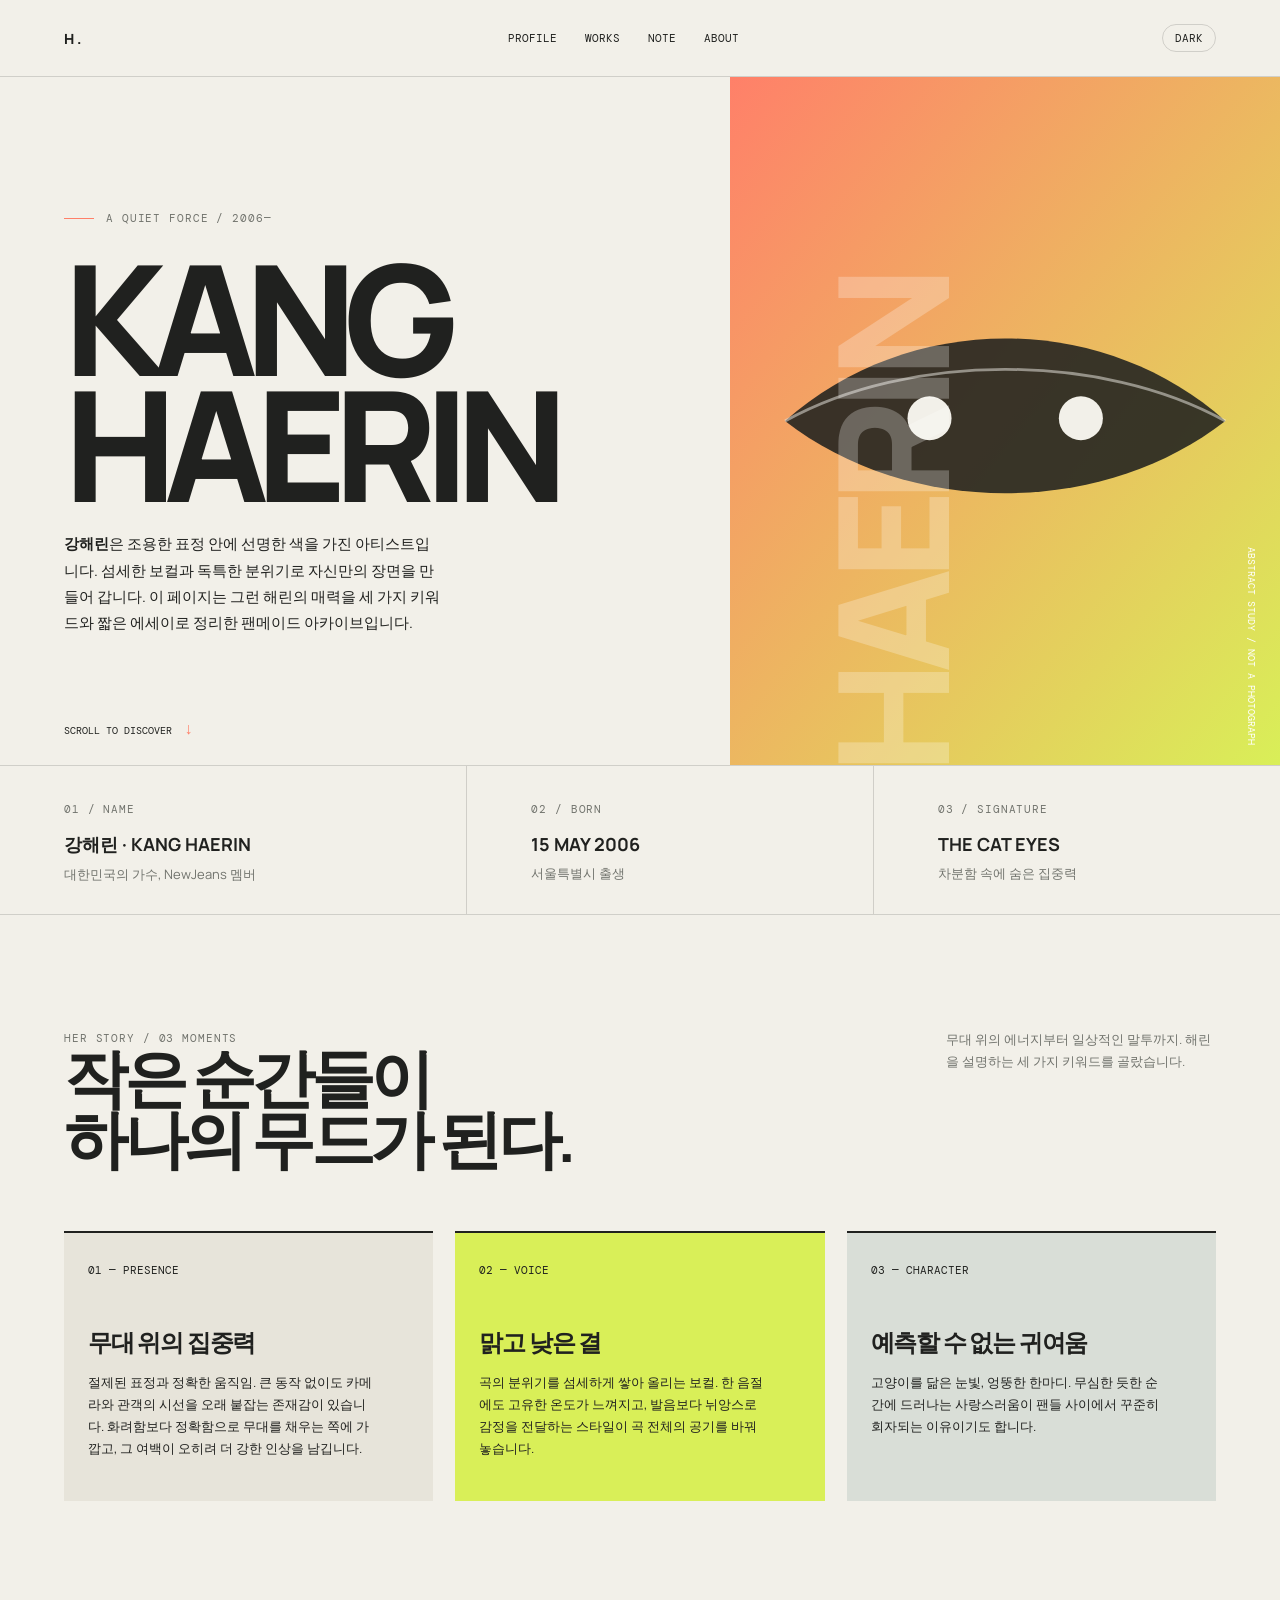
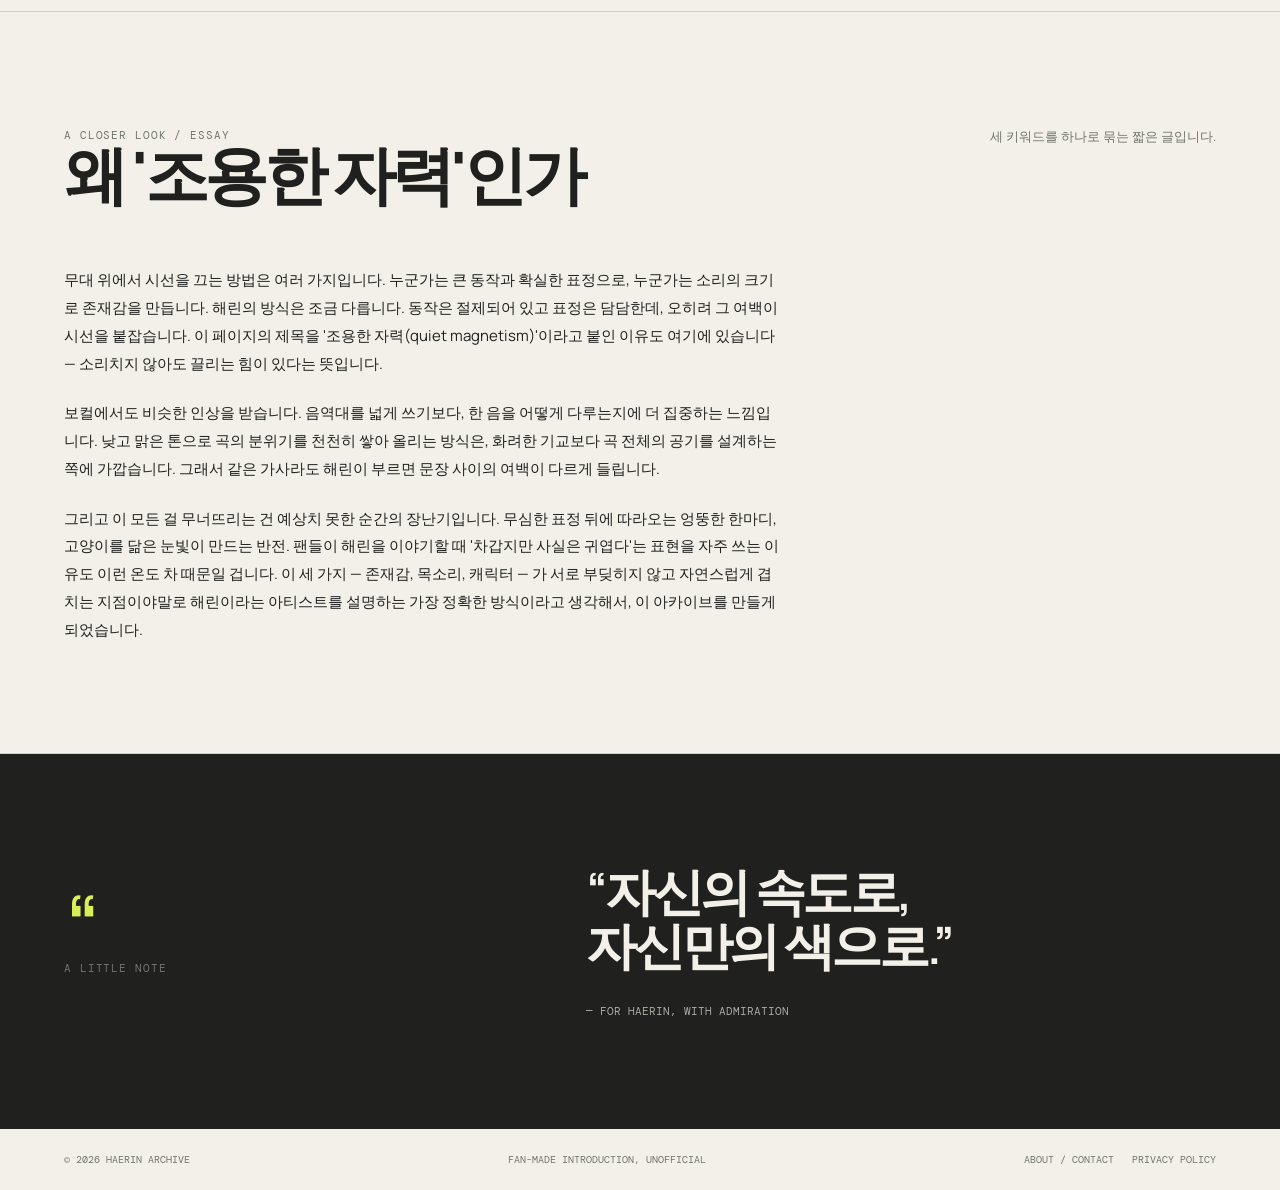
<file: index.html>
<!doctype html>
<html lang="ko">
<head>
	<!-- Google tag (gtag.js) -->
	<script async src="https://www.googletagmanager.com/gtag/js?id=G-MTP52GDR1V"></script>
	<script>
	  window.dataLayer = window.dataLayer || [];
	  function gtag(){dataLayer.push(arguments);}
	  gtag('js', new Date());

	  gtag('config', 'G-MTP52GDR1V');
	</script>
	<meta charset="utf-8">
	<meta name="viewport" content="width=device-width, initial-scale=1">
	<meta name="description" content="강해린(NewJeans)의 무대 위 존재감과 목소리, 캐릭터를 다루는 팬메이드 아카이브. 프로필, 키워드 에세이, 사이트 소개와 개인정보처리방침을 함께 제공합니다.">
	<link rel="canonical" href="https://2clipze77.github.io/test/">
	<meta property="og:type" content="website">
	<meta property="og:title" content="HAERIN — quiet magnetism">
	<meta property="og:description" content="강해린의 무대 위 존재감과 목소리, 캐릭터를 다루는 팬메이드 아카이브">
	<meta name="google-adsense-account" content="ca-pub-1635754366298120">
	<title>HAERIN — quiet magnetism</title>
	<script async src="https://pagead2.googlesyndication.com/pagead/js/adsbygoogle.js?client=ca-pub-1635754366298120" crossorigin="anonymous"></script>
	<script>
		(adsbygoogle = window.adsbygoogle || []).push({
			google_ad_client: "ca-pub-1635754366298120",
			enable_page_level_ads: true
		});
	</script>
	<link rel="preconnect" href="https://fonts.googleapis.com">
	<link rel="preconnect" href="https://fonts.gstatic.com" crossorigin>
	<link href="https://fonts.googleapis.com/css2?family=DM+Mono:wght@400;500&family=Manrope:wght@400;500;600;700;800&display=swap" rel="stylesheet">
	<link rel="stylesheet" href="style.css">
</head>
<body>
	<header class="site-header">
		<a class="brand" href="#top">H.</a>
		<nav class="nav" id="nav" aria-label="페이지 메뉴">
			<a href="#profile">PROFILE</a>
			<a href="#works">WORKS</a>
			<a href="#note">NOTE</a>
			<a href="about.html">ABOUT</a>
		</nav>
		<button class="theme-toggle" id="themeToggle" type="button" aria-label="다크/화이트 모드 전환">
			<span id="themeToggleLabel">DARK</span>
		</button>
		<button class="menu-button" type="button" aria-controls="nav" aria-expanded="false">MENU +</button>
	</header>

	<main id="top">
		<section class="hero" aria-labelledby="hero-title">
			<div class="hero-copy reveal">
				<div class="eyebrow">A QUIET FORCE / 2006—</div>
				<h1 id="hero-title">KANG<br>HAERIN</h1>
				<p class="hero-intro"><strong>강해린</strong>은 조용한 표정 안에 선명한 색을 가진 아티스트입니다. 섬세한 보컬과 독특한 분위기로 자신만의 장면을 만들어 갑니다. 이 페이지는 그런 해린의 매력을 세 가지 키워드와 짧은 에세이로 정리한 팬메이드 아카이브입니다.</p>
			</div>
			<div class="portrait-wrap">
				<div class="portrait" role="img" aria-label="해린의 시그니처인 고양이 눈매를 표현한 추상 그래픽">
					<svg viewBox="0 0 400 500" preserveAspectRatio="xMidYMid slice" xmlns="http://www.w3.org/2000/svg">
						<defs>
							<linearGradient id="portraitGradient" x1="0" y1="0" x2="1" y2="1">
								<stop offset="0%" stop-color="#ff8069"/>
								<stop offset="100%" stop-color="#d9ef58"/>
							</linearGradient>
						</defs>
						<rect width="400" height="500" fill="url(#portraitGradient)"/>
						<path d="M40 250 C 130 170, 270 170, 360 250 C 270 320, 130 320, 40 250 Z" fill="#20211f" opacity=".88"/>
						<circle cx="145" cy="248" r="16" fill="#f2f0e9"/>
						<circle cx="255" cy="248" r="16" fill="#f2f0e9"/>
						<path d="M40 250 C 130 200, 270 200, 360 250" stroke="#f2f0e9" stroke-width="2" fill="none" opacity=".5"/>
					</svg>
				</div>
				<span class="portrait-credit">ABSTRACT STUDY / NOT A PHOTOGRAPH</span>
			</div>
			<div class="scroll-note">SCROLL TO DISCOVER</div>
		</section>

		<section class="facts" id="profile" aria-label="기본 프로필">
			<div class="fact"><span class="meta">01 / NAME</span><strong>강해린 · KANG HAERIN</strong><p>대한민국의 가수, NewJeans 멤버</p></div>
			<div class="fact"><span class="meta">02 / BORN</span><strong>15 MAY 2006</strong><p>서울특별시 출생</p></div>
			<div class="fact"><span class="meta">03 / SIGNATURE</span><strong>THE CAT EYES</strong><p>차분함 속에 숨은 집중력</p></div>
		</section>

		<section class="section" id="works">
			<div class="section-heading">
				<div><span class="section-label">HER STORY / 03 MOMENTS</span><h2>작은 순간들이<br>하나의 무드가 된다.</h2></div>
				<p>무대 위의 에너지부터 일상적인 말투까지. 해린을 설명하는 세 가지 키워드를 골랐습니다.</p>
			</div>
			<div class="timeline">
				<article class="timeline-item"><span class="number">01 — PRESENCE</span><h3>무대 위의 집중력</h3><p>절제된 표정과 정확한 움직임. 큰 동작 없이도 카메라와 관객의 시선을 오래 붙잡는 존재감이 있습니다. 화려함보다 정확함으로 무대를 채우는 쪽에 가깝고, 그 여백이 오히려 더 강한 인상을 남깁니다.</p></article>
				<article class="timeline-item"><span class="number">02 — VOICE</span><h3>맑고 낮은 결</h3><p>곡의 분위기를 섬세하게 쌓아 올리는 보컬. 한 음절에도 고유한 온도가 느껴지고, 발음보다 뉘앙스로 감정을 전달하는 스타일이 곡 전체의 공기를 바꿔 놓습니다.</p></article>
				<article class="timeline-item"><span class="number">03 — CHARACTER</span><h3>예측할 수 없는 귀여움</h3><p>고양이를 닮은 눈빛, 엉뚱한 한마디. 무심한 듯한 순간에 드러나는 사랑스러움이 팬들 사이에서 꾸준히 회자되는 이유이기도 합니다.</p></article>
			</div>
		</section>

		<section class="section" id="essay" aria-labelledby="essay-title">
			<div class="section-heading">
				<div><span class="section-label">A CLOSER LOOK / ESSAY</span><h2 id="essay-title">왜 '조용한 자력'인가</h2></div>
				<p>세 키워드를 하나로 묶는 짧은 글입니다.</p>
			</div>
			<div class="essay">
				<p>무대 위에서 시선을 끄는 방법은 여러 가지입니다. 누군가는 큰 동작과 확실한 표정으로, 누군가는 소리의 크기로 존재감을 만듭니다. 해린의 방식은 조금 다릅니다. 동작은 절제되어 있고 표정은 담담한데, 오히려 그 여백이 시선을 붙잡습니다. 이 페이지의 제목을 '조용한 자력(quiet magnetism)'이라고 붙인 이유도 여기에 있습니다 — 소리치지 않아도 끌리는 힘이 있다는 뜻입니다.</p>
				<p>보컬에서도 비슷한 인상을 받습니다. 음역대를 넓게 쓰기보다, 한 음을 어떻게 다루는지에 더 집중하는 느낌입니다. 낮고 맑은 톤으로 곡의 분위기를 천천히 쌓아 올리는 방식은, 화려한 기교보다 곡 전체의 공기를 설계하는 쪽에 가깝습니다. 그래서 같은 가사라도 해린이 부르면 문장 사이의 여백이 다르게 들립니다.</p>
				<p>그리고 이 모든 걸 무너뜨리는 건 예상치 못한 순간의 장난기입니다. 무심한 표정 뒤에 따라오는 엉뚱한 한마디, 고양이를 닮은 눈빛이 만드는 반전. 팬들이 해린을 이야기할 때 '차갑지만 사실은 귀엽다'는 표현을 자주 쓰는 이유도 이런 온도 차 때문일 겁니다. 이 세 가지 — 존재감, 목소리, 캐릭터 — 가 서로 부딪히지 않고 자연스럽게 겹치는 지점이야말로 해린이라는 아티스트를 설명하는 가장 정확한 방식이라고 생각해서, 이 아카이브를 만들게 되었습니다.</p>
			</div>
		</section>

		<section class="section quote-section" id="note">
			<div><div class="quote-mark">“</div><span class="section-label">A LITTLE NOTE</span></div>
			<div><blockquote>“자신의 속도로,<br>자신만의 색으로.”</blockquote><div class="quote-by">— FOR HAERIN, WITH ADMIRATION</div></div>
		</section>
	</main>
	<footer>
		<span>© 2026 HAERIN ARCHIVE</span>
		<span>FAN-MADE INTRODUCTION, UNOFFICIAL</span>
		<span class="footer-links"><a href="about.html">ABOUT / CONTACT</a><a href="privacy.html">PRIVACY POLICY</a></span>
	</footer>
	<script src="theme.js"></script>
</body>
</html>
</file>
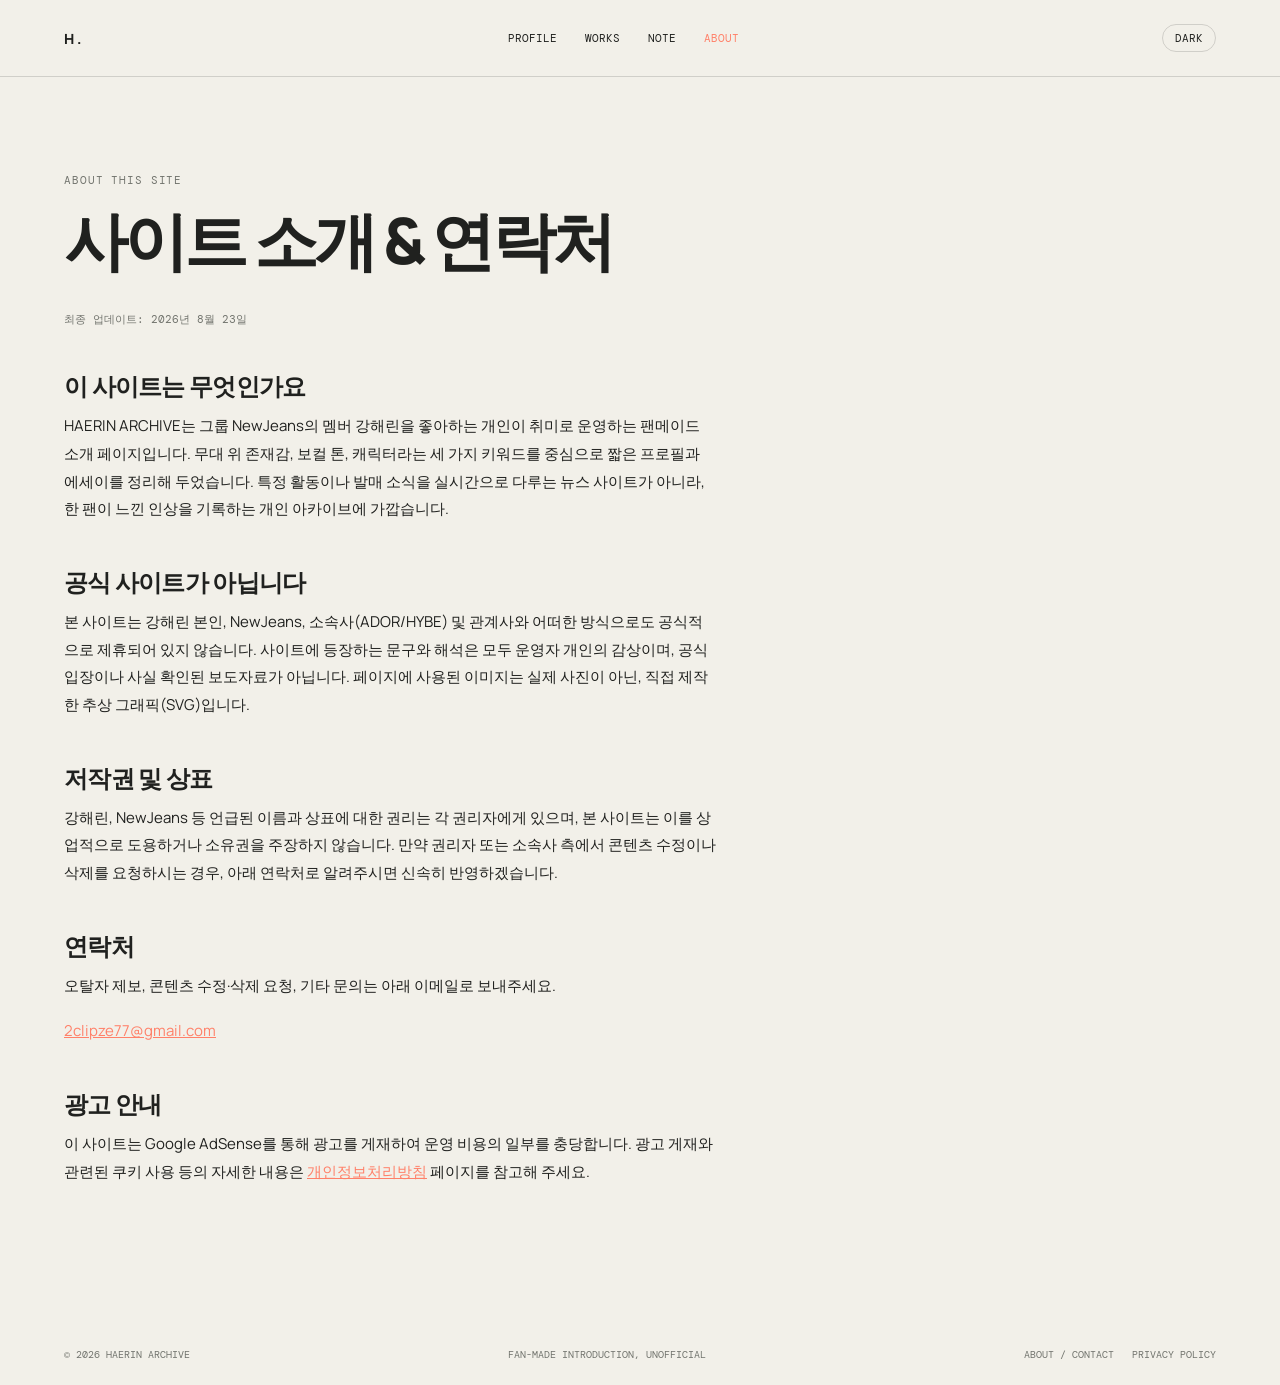
<file: about.html>
<!doctype html>
<html lang="ko">
<head>
	<!-- Google tag (gtag.js) -->
	<script async src="https://www.googletagmanager.com/gtag/js?id=G-MTP52GDR1V"></script>
	<script>
	  window.dataLayer = window.dataLayer || [];
	  function gtag(){dataLayer.push(arguments);}
	  gtag('js', new Date());

	  gtag('config', 'G-MTP52GDR1V');
	</script>
	<meta charset="utf-8">
	<meta name="viewport" content="width=device-width, initial-scale=1">
	<meta name="description" content="HAERIN ARCHIVE 사이트 소개, 운영 방침, 연락처 및 이미지·상표 관련 고지 사항을 안내합니다.">
	<link rel="canonical" href="https://2clipze77.github.io/test/about.html">
	<meta name="google-adsense-account" content="ca-pub-1635754366298120">
	<title>사이트 소개 &amp; 연락처 — HAERIN ARCHIVE</title>
	<script async src="https://pagead2.googlesyndication.com/pagead/js/adsbygoogle.js?client=ca-pub-1635754366298120" crossorigin="anonymous"></script>
	<link rel="preconnect" href="https://fonts.googleapis.com">
	<link rel="preconnect" href="https://fonts.gstatic.com" crossorigin>
	<link href="https://fonts.googleapis.com/css2?family=DM+Mono:wght@400;500&family=Manrope:wght@400;500;600;700;800&display=swap" rel="stylesheet">
	<link rel="stylesheet" href="style.css">
</head>
<body>
	<header class="site-header">
		<a class="brand" href="index.html">H.</a>
		<nav class="nav" id="nav" aria-label="페이지 메뉴">
			<a href="index.html#profile">PROFILE</a>
			<a href="index.html#works">WORKS</a>
			<a href="index.html#note">NOTE</a>
			<a href="about.html" aria-current="page">ABOUT</a>
		</nav>
		<button class="theme-toggle" id="themeToggle" type="button" aria-label="다크/화이트 모드 전환">
			<span id="themeToggleLabel">DARK</span>
		</button>
		<button class="menu-button" type="button" aria-controls="nav" aria-expanded="false">MENU +</button>
	</header>

	<main class="content-page">
		<span class="section-label">ABOUT THIS SITE</span>
		<h1>사이트 소개 &amp; 연락처</h1>
		<span class="updated-note">최종 업데이트: 2026년 8월 23일</span>

		<h2>이 사이트는 무엇인가요</h2>
		<p>HAERIN ARCHIVE는 그룹 NewJeans의 멤버 강해린을 좋아하는 개인이 취미로 운영하는 팬메이드 소개 페이지입니다. 무대 위 존재감, 보컬 톤, 캐릭터라는 세 가지 키워드를 중심으로 짧은 프로필과 에세이를 정리해 두었습니다. 특정 활동이나 발매 소식을 실시간으로 다루는 뉴스 사이트가 아니라, 한 팬이 느낀 인상을 기록하는 개인 아카이브에 가깝습니다.</p>

		<h2>공식 사이트가 아닙니다</h2>
		<p>본 사이트는 강해린 본인, NewJeans, 소속사(ADOR/HYBE) 및 관계사와 어떠한 방식으로도 공식적으로 제휴되어 있지 않습니다. 사이트에 등장하는 문구와 해석은 모두 운영자 개인의 감상이며, 공식 입장이나 사실 확인된 보도자료가 아닙니다. 페이지에 사용된 이미지는 실제 사진이 아닌, 직접 제작한 추상 그래픽(SVG)입니다.</p>

		<h2>저작권 및 상표</h2>
		<p>강해린, NewJeans 등 언급된 이름과 상표에 대한 권리는 각 권리자에게 있으며, 본 사이트는 이를 상업적으로 도용하거나 소유권을 주장하지 않습니다. 만약 권리자 또는 소속사 측에서 콘텐츠 수정이나 삭제를 요청하시는 경우, 아래 연락처로 알려주시면 신속히 반영하겠습니다.</p>

		<h2>연락처</h2>
		<p>오탈자 제보, 콘텐츠 수정·삭제 요청, 기타 문의는 아래 이메일로 보내주세요.</p>
		<p><a class="link" href="mailto:2clipze77@gmail.com">2clipze77@gmail.com</a></p>

		<h2>광고 안내</h2>
		<p>이 사이트는 Google AdSense를 통해 광고를 게재하여 운영 비용의 일부를 충당합니다. 광고 게재와 관련된 쿠키 사용 등의 자세한 내용은 <a class="link" href="privacy.html">개인정보처리방침</a> 페이지를 참고해 주세요.</p>
	</main>

	<footer>
		<span>© 2026 HAERIN ARCHIVE</span>
		<span>FAN-MADE INTRODUCTION, UNOFFICIAL</span>
		<span class="footer-links"><a href="about.html">ABOUT / CONTACT</a><a href="privacy.html">PRIVACY POLICY</a></span>
	</footer>
	<script src="theme.js"></script>
</body>
</html>
</file>
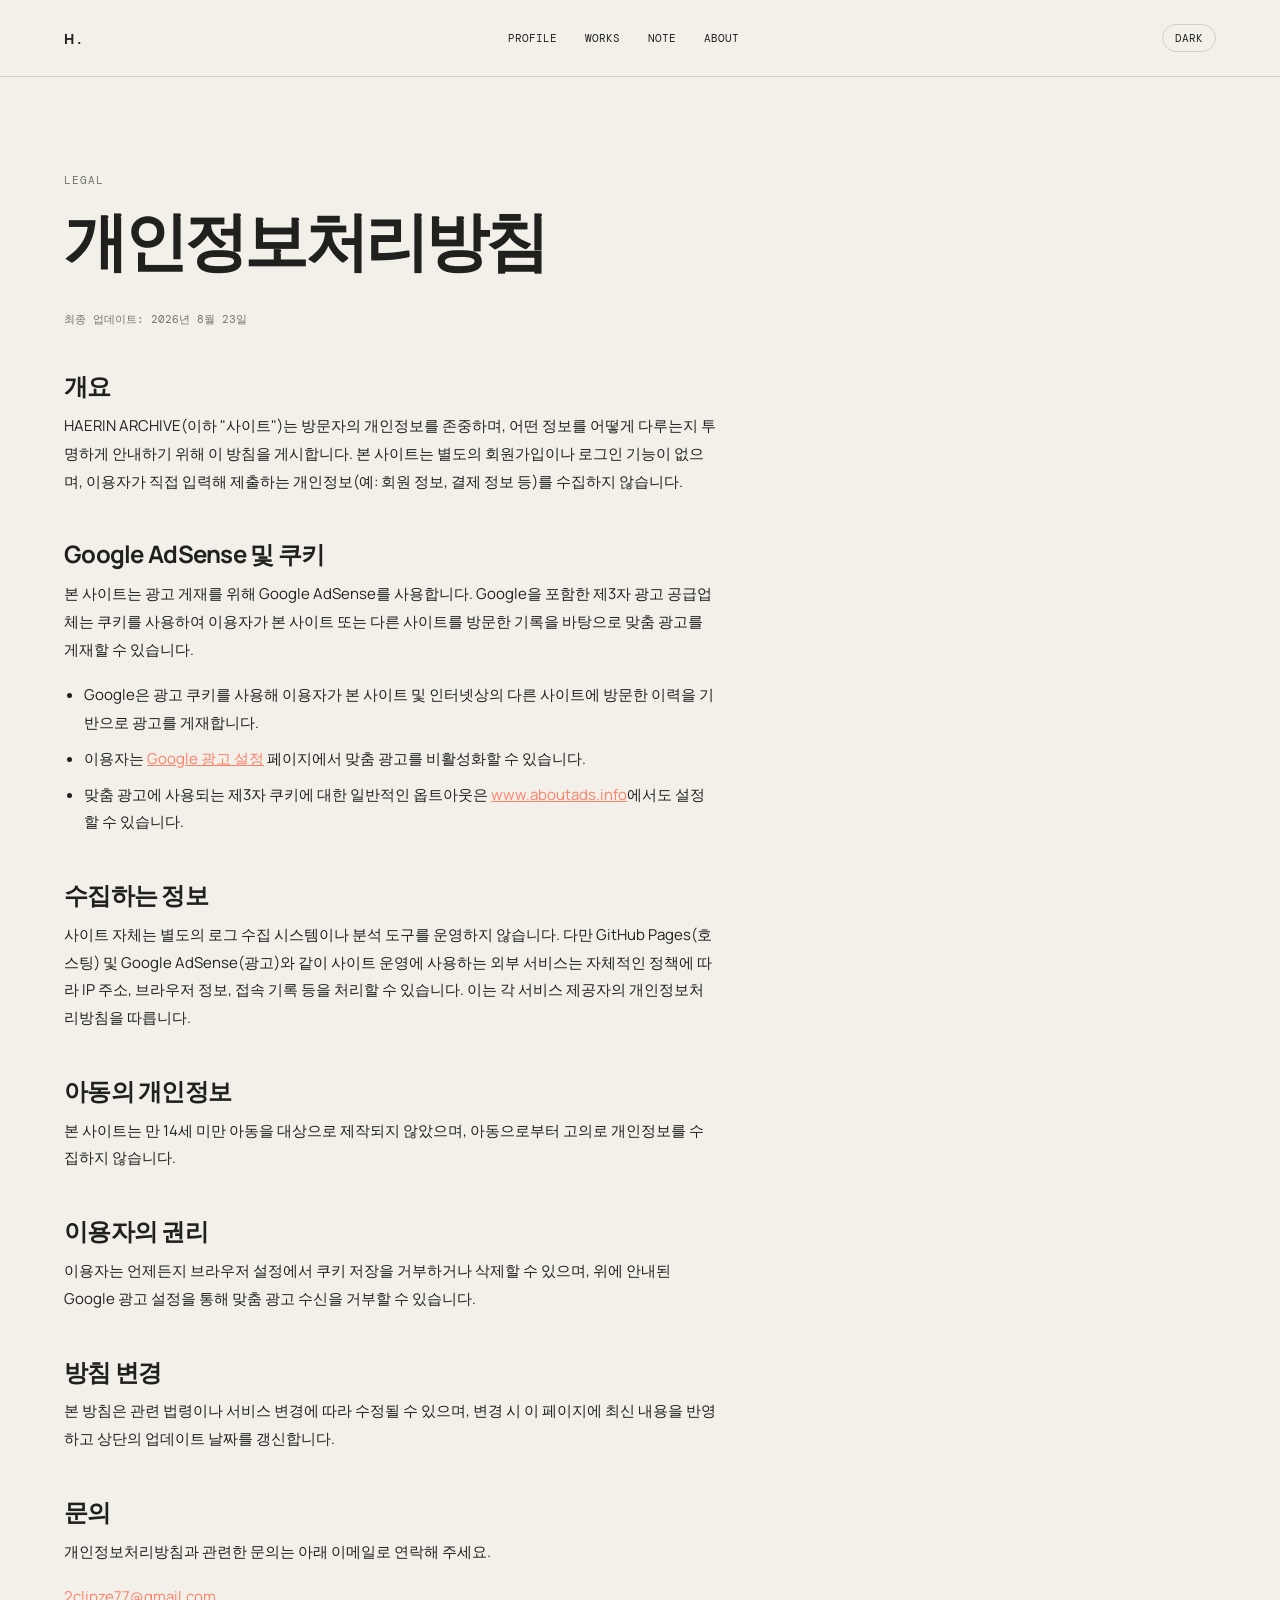
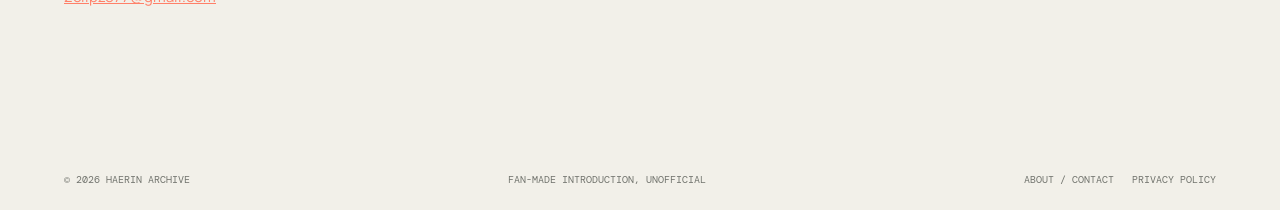
<file: privacy.html>
<!doctype html>
<html lang="ko">
<head>
	<!-- Google tag (gtag.js) -->
	<script async src="https://www.googletagmanager.com/gtag/js?id=G-MTP52GDR1V"></script>
	<script>
	  window.dataLayer = window.dataLayer || [];
	  function gtag(){dataLayer.push(arguments);}
	  gtag('js', new Date());

	  gtag('config', 'G-MTP52GDR1V');
	</script>
	<meta charset="utf-8">
	<meta name="viewport" content="width=device-width, initial-scale=1">
	<meta name="description" content="HAERIN ARCHIVE의 개인정보처리방침. Google AdSense 광고 쿠키 사용, 수집하는 정보, 이용자 권리 및 문의처를 안내합니다.">
	<link rel="canonical" href="https://2clipze77.github.io/test/privacy.html">
	<meta name="google-adsense-account" content="ca-pub-1635754366298120">
	<title>개인정보처리방침 — HAERIN ARCHIVE</title>
	<script async src="https://pagead2.googlesyndication.com/pagead/js/adsbygoogle.js?client=ca-pub-1635754366298120" crossorigin="anonymous"></script>
	<link rel="preconnect" href="https://fonts.googleapis.com">
	<link rel="preconnect" href="https://fonts.gstatic.com" crossorigin>
	<link href="https://fonts.googleapis.com/css2?family=DM+Mono:wght@400;500&family=Manrope:wght@400;500;600;700;800&display=swap" rel="stylesheet">
	<link rel="stylesheet" href="style.css">
</head>
<body>
	<header class="site-header">
		<a class="brand" href="index.html">H.</a>
		<nav class="nav" id="nav" aria-label="페이지 메뉴">
			<a href="index.html#profile">PROFILE</a>
			<a href="index.html#works">WORKS</a>
			<a href="index.html#note">NOTE</a>
			<a href="about.html">ABOUT</a>
		</nav>
		<button class="theme-toggle" id="themeToggle" type="button" aria-label="다크/화이트 모드 전환">
			<span id="themeToggleLabel">DARK</span>
		</button>
		<button class="menu-button" type="button" aria-controls="nav" aria-expanded="false">MENU +</button>
	</header>

	<main class="content-page">
		<span class="section-label">LEGAL</span>
		<h1>개인정보처리방침</h1>
		<span class="updated-note">최종 업데이트: 2026년 8월 23일</span>

		<h2>개요</h2>
		<p>HAERIN ARCHIVE(이하 "사이트")는 방문자의 개인정보를 존중하며, 어떤 정보를 어떻게 다루는지 투명하게 안내하기 위해 이 방침을 게시합니다. 본 사이트는 별도의 회원가입이나 로그인 기능이 없으며, 이용자가 직접 입력해 제출하는 개인정보(예: 회원 정보, 결제 정보 등)를 수집하지 않습니다.</p>

		<h2>Google AdSense 및 쿠키</h2>
		<p>본 사이트는 광고 게재를 위해 Google AdSense를 사용합니다. Google을 포함한 제3자 광고 공급업체는 쿠키를 사용하여 이용자가 본 사이트 또는 다른 사이트를 방문한 기록을 바탕으로 맞춤 광고를 게재할 수 있습니다.</p>
		<ul>
			<li>Google은 광고 쿠키를 사용해 이용자가 본 사이트 및 인터넷상의 다른 사이트에 방문한 이력을 기반으로 광고를 게재합니다.</li>
			<li>이용자는 <a class="link" href="https://adssettings.google.com/" target="_blank" rel="noopener">Google 광고 설정</a> 페이지에서 맞춤 광고를 비활성화할 수 있습니다.</li>
			<li>맞춤 광고에 사용되는 제3자 쿠키에 대한 일반적인 옵트아웃은 <a class="link" href="https://www.aboutads.info/choices/" target="_blank" rel="noopener">www.aboutads.info</a>에서도 설정할 수 있습니다.</li>
		</ul>

		<h2>수집하는 정보</h2>
		<p>사이트 자체는 별도의 로그 수집 시스템이나 분석 도구를 운영하지 않습니다. 다만 GitHub Pages(호스팅) 및 Google AdSense(광고)와 같이 사이트 운영에 사용하는 외부 서비스는 자체적인 정책에 따라 IP 주소, 브라우저 정보, 접속 기록 등을 처리할 수 있습니다. 이는 각 서비스 제공자의 개인정보처리방침을 따릅니다.</p>

		<h2>아동의 개인정보</h2>
		<p>본 사이트는 만 14세 미만 아동을 대상으로 제작되지 않았으며, 아동으로부터 고의로 개인정보를 수집하지 않습니다.</p>

		<h2>이용자의 권리</h2>
		<p>이용자는 언제든지 브라우저 설정에서 쿠키 저장을 거부하거나 삭제할 수 있으며, 위에 안내된 Google 광고 설정을 통해 맞춤 광고 수신을 거부할 수 있습니다.</p>

		<h2>방침 변경</h2>
		<p>본 방침은 관련 법령이나 서비스 변경에 따라 수정될 수 있으며, 변경 시 이 페이지에 최신 내용을 반영하고 상단의 업데이트 날짜를 갱신합니다.</p>

		<h2>문의</h2>
		<p>개인정보처리방침과 관련한 문의는 아래 이메일로 연락해 주세요.</p>
		<p><a class="link" href="mailto:2clipze77@gmail.com">2clipze77@gmail.com</a></p>
	</main>

	<footer>
		<span>© 2026 HAERIN ARCHIVE</span>
		<span>FAN-MADE INTRODUCTION, UNOFFICIAL</span>
		<span class="footer-links"><a href="about.html">ABOUT / CONTACT</a><a href="privacy.html" aria-current="page">PRIVACY POLICY</a></span>
	</footer>
	<script src="theme.js"></script>
</body>
</html>
</file>
<file: style.css>
:root {
	--ink: #20211f;
	--muted: #72746e;
	--paper: #f2f0e9;
	--lime: #d9ef58;
	--coral: #ff8069;
	--line: rgba(32, 33, 31, .16);
	--mono: "DM Mono", monospace;
	--sans: "Manrope", sans-serif;
}
:root[data-theme="dark"] {
	--ink: #f2f0e9;
	--muted: #9a9c94;
	--paper: #17181a;
	--lime: #d9ef58;
	--coral: #ff8069;
	--line: rgba(242, 240, 233, .16);
}
@media (prefers-color-scheme: dark) {
	:root:not([data-theme="light"]) {
		--ink: #f2f0e9;
		--muted: #9a9c94;
		--paper: #17181a;
		--lime: #d9ef58;
		--coral: #ff8069;
		--line: rgba(242, 240, 233, .16);
	}
}

* { box-sizing: border-box; }
html { scroll-behavior: smooth; }
body {
	margin: 0;
	color: var(--ink);
	background: var(--paper);
	font-family: var(--sans);
	overflow-x: hidden;
	transition: background .25s, color .25s;
}
a { color: inherit; text-decoration: none; }
button { color: inherit; font: inherit; }
.theme-toggle {
	display: flex;
	align-items: center;
	gap: 6px;
	border: 1px solid var(--line);
	border-radius: 999px;
	padding: 6px 12px;
	background: none;
	font-family: var(--mono);
	font-size: 11px;
	cursor: pointer;
	transition: border-color .2s;
}
.theme-toggle:hover { border-color: var(--ink); }
.site-header {
	display: flex;
	align-items: center;
	justify-content: space-between;
	padding: 24px 5vw;
	border-bottom: 1px solid var(--line);
}
.brand { font-size: 14px; font-weight: 800; letter-spacing: .22em; }
.nav { display: flex; gap: 28px; font-family: var(--mono); font-size: 11px; }
.nav a { transition: opacity .2s; }
.nav a:hover { opacity: .48; }
.nav a[aria-current="page"] { color: var(--coral); }
.menu-button { display: none; border: 0; background: none; cursor: pointer; }

.hero {
	min-height: 670px;
	display: grid;
	grid-template-columns: minmax(0, 1fr) minmax(330px, 43%);
	position: relative;
	overflow: hidden;
	border-bottom: 1px solid var(--line);
}
.hero-copy { padding: 10.5vw 5vw 7vw; position: relative; z-index: 1; }
.eyebrow, .section-label, .meta { color: var(--muted); font-family: var(--mono); font-size: 11px; letter-spacing: .08em; }
.eyebrow::before { content: ""; display: inline-block; width: 30px; height: 1px; margin: 0 12px 3px 0; background: var(--coral); }
h1 { max-width: 760px; margin: 30px 0 24px; font-size: clamp(68px, 12vw, 184px); font-weight: 800; letter-spacing: -.085em; line-height: .82; }
.hero-intro { max-width: 380px; margin: 0; font-size: 15px; line-height: 1.75; }
.hero-intro strong { font-weight: 800; }
.portrait-wrap { position: relative; min-height: 670px; background: var(--coral); }
.portrait-wrap::before { content: "HAERIN"; position: absolute; top: 50%; left: -16%; z-index: 0; color: rgba(255,255,255,.26); font-size: 12vw; font-weight: 800; letter-spacing: -.08em; transform: rotate(-90deg); transform-origin: center; }
.portrait { display: block; width: 100%; height: 100%; min-height: 670px; }
.portrait svg { display: block; width: 100%; height: 100%; }
.portrait-credit { position: absolute; right: 22px; bottom: 20px; color: white; font-family: var(--mono); font-size: 10px; writing-mode: vertical-rl; }
.scroll-note { position: absolute; bottom: 26px; left: 5vw; font-family: var(--mono); font-size: 10px; }
.scroll-note::after { content: "↓"; margin-left: 12px; color: var(--coral); font-size: 16px; }

.facts { display: grid; grid-template-columns: 1.15fr 1fr 1fr; gap: 0; border-bottom: 1px solid var(--line); }
.fact { padding: 30px 5vw; border-right: 1px solid var(--line); }
.fact:last-child { border-right: 0; }
.fact strong { display: block; margin-top: 14px; font-size: 18px; }
.fact p { margin: 8px 0 0; color: var(--muted); font-size: 13px; }

.section { padding: 110px 5vw; border-bottom: 1px solid var(--line); }
.section-heading { display: flex; align-items: flex-start; justify-content: space-between; gap: 30px; margin-bottom: 62px; }
h2 { max-width: 670px; margin: 0; font-size: clamp(34px, 5vw, 74px); letter-spacing: -.07em; line-height: .95; }
.section-heading p { max-width: 270px; margin: 3px 0 0; color: var(--muted); font-size: 13px; line-height: 1.7; }
.timeline { display: grid; grid-template-columns: repeat(3, 1fr); gap: 22px; }
.timeline-item { min-height: 270px; padding: 24px; border-top: 2px solid var(--ink); background: #e7e4da; }
.timeline-item:nth-child(2) { background: var(--lime); }
.timeline-item:nth-child(3) { background: #d9ded7; }
.timeline-item h3 { margin: 46px 0 12px; font-size: 24px; letter-spacing: -.05em; }
.timeline-item p { max-width: 290px; margin: 0; font-size: 13px; line-height: 1.7; }
.number { font-family: var(--mono); font-size: 11px; }

.essay { max-width: 720px; }
.essay p { font-size: 15px; line-height: 1.85; margin: 0 0 22px; }
.essay p:last-child { margin-bottom: 0; }

.quote-section { display: grid; grid-template-columns: 1fr 1.5fr; gap: 8vw; align-items: center; background: #20211f; color: #f2f0e9; }
.quote-mark { color: var(--lime); font-size: 100px; line-height: .5; }
blockquote { margin: 0; font-size: clamp(30px, 4vw, 62px); font-weight: 600; letter-spacing: -.065em; line-height: 1.05; }
.quote-by { margin-top: 32px; color: #a8aaa2; font-family: var(--mono); font-size: 11px; }

.about-grid { display: grid; grid-template-columns: 1fr 1fr; gap: 40px; }
.about-grid dt { font-family: var(--mono); font-size: 11px; color: var(--muted); margin-top: 22px; }
.about-grid dt:first-child { margin-top: 0; }
.about-grid dd { margin: 6px 0 0; font-size: 15px; line-height: 1.7; }

.content-page { padding: 90px 5vw 120px; max-width: 780px; }
.content-page h1 { font-size: clamp(38px, 6vw, 64px); letter-spacing: -.06em; line-height: 1.02; margin: 18px 0 40px; }
.content-page h2 { font-size: 24px; letter-spacing: -.03em; margin: 48px 0 14px; }
.content-page p, .content-page li { font-size: 15px; line-height: 1.85; color: var(--ink); }
.content-page p { margin: 0 0 18px; }
.content-page ul { padding-left: 20px; margin: 0 0 18px; }
.content-page li { margin-bottom: 8px; }
.content-page a.link { color: var(--coral); text-decoration: underline; }
.updated-note { color: var(--muted); font-family: var(--mono); font-size: 11px; margin-bottom: 40px; display: block; }

footer { display: flex; justify-content: space-between; gap: 20px; padding: 24px 5vw; color: var(--muted); font-family: var(--mono); font-size: 10px; flex-wrap: wrap; }
footer .footer-links { display: flex; gap: 18px; }
footer .footer-links a:hover { opacity: .6; }
.reveal { animation: rise .8s both; }
@keyframes rise { from { opacity: 0; transform: translateY(22px); } to { opacity: 1; transform: translateY(0); } }
@media (max-width: 720px) {
	.site-header { padding: 20px 6vw; }
	.nav { display: none; position: absolute; right: 6vw; top: 58px; z-index: 3; flex-direction: column; gap: 16px; padding: 20px; background: var(--lime); border: 1px solid var(--ink); }
	.nav.is-open { display: flex; }
	.menu-button { display: block; font-family: var(--mono); font-size: 11px; }
	.hero { display: block; min-height: 0; }
	.hero-copy { padding: 74px 6vw 54px; }
	h1 { margin: 25px 0; font-size: clamp(68px, 21vw, 130px); }
	.scroll-note { display: none; }
	.portrait-wrap, .portrait { min-height: 460px; height: 460px; }
	.portrait-wrap::before { left: -20%; font-size: 22vw; }
	.facts, .timeline, .quote-section, .about-grid { grid-template-columns: 1fr; }
	.fact { padding: 24px 6vw; border-right: 0; border-bottom: 1px solid var(--line); }
	.fact:last-child { border-bottom: 0; }
	.section { padding: 75px 6vw; }
	.section-heading { display: block; margin-bottom: 38px; }
	.section-heading p { margin-top: 22px; }
	.timeline { gap: 14px; }
	.timeline-item { min-height: 210px; }
	.timeline-item h3 { margin-top: 32px; }
	.quote-section { gap: 20px; }
	.content-page { padding: 70px 6vw 90px; }
	footer { padding: 20px 6vw; flex-direction: column; }
}
</file>
